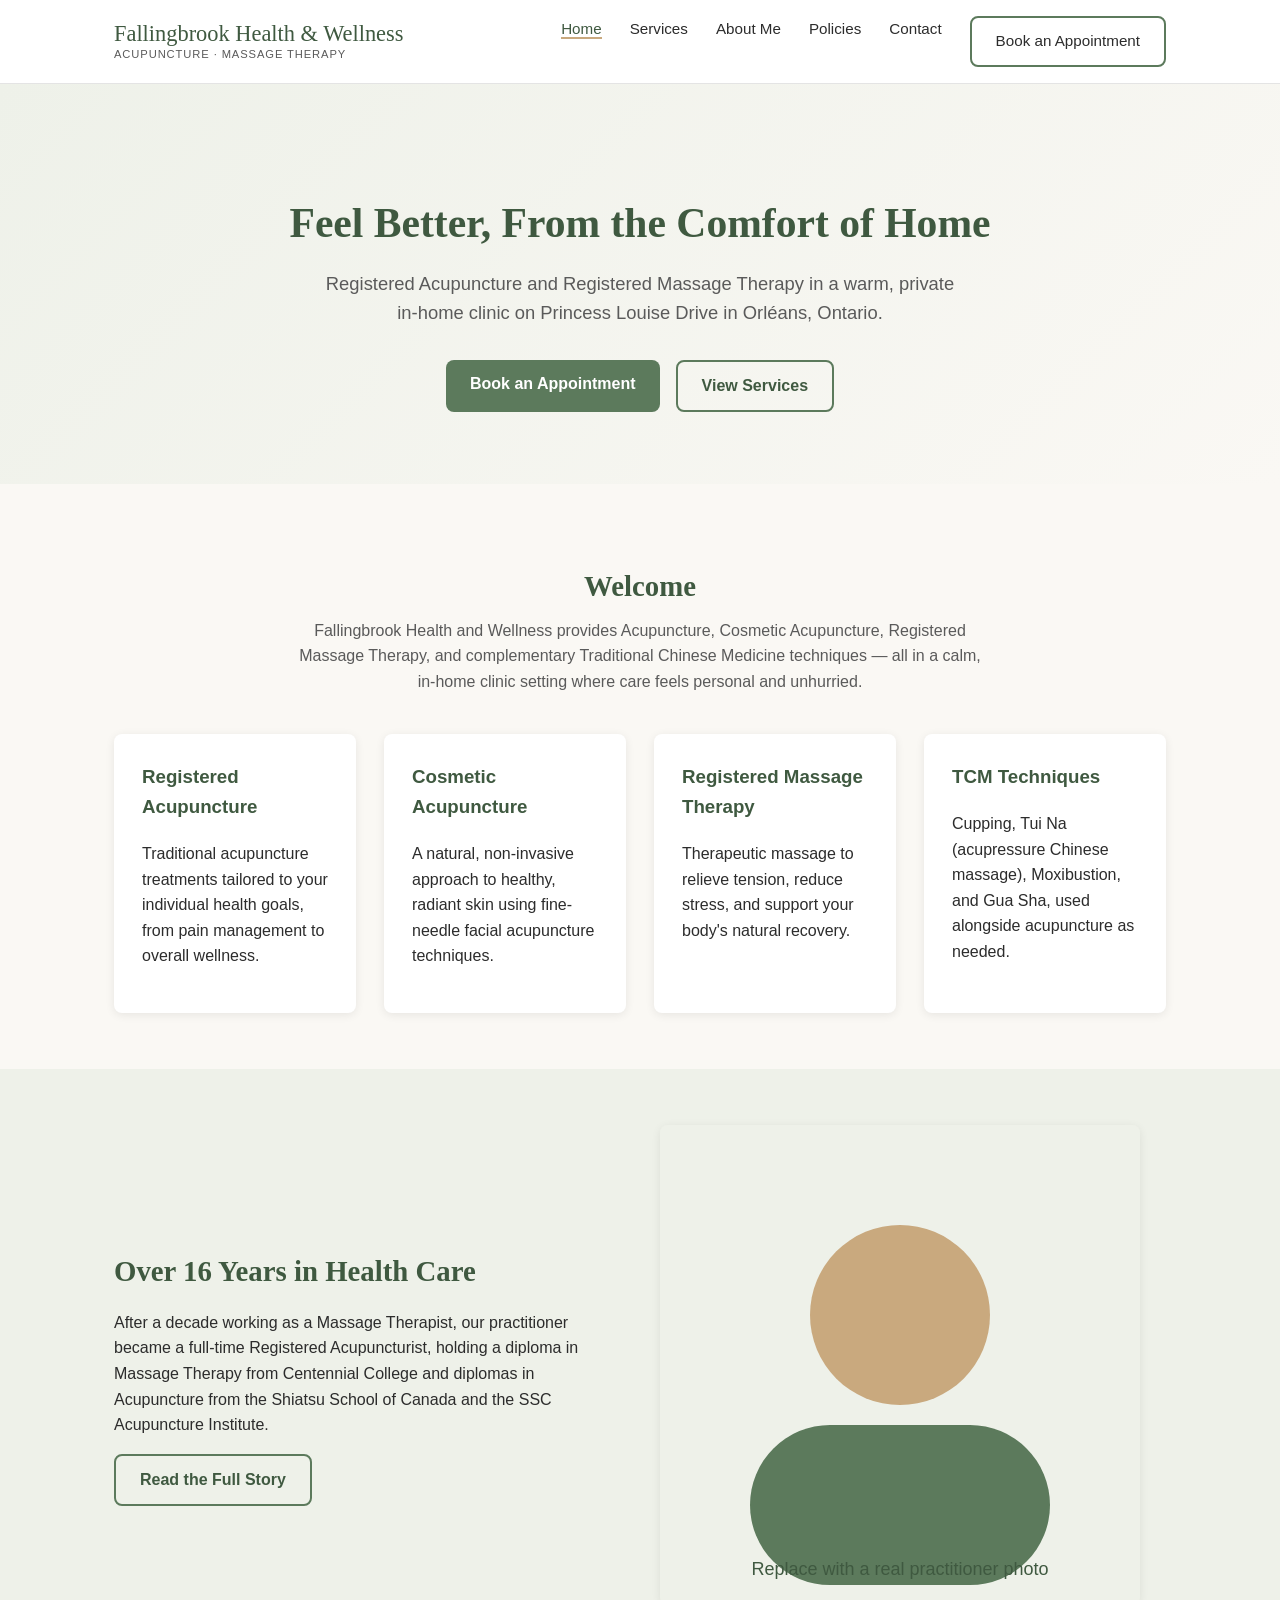
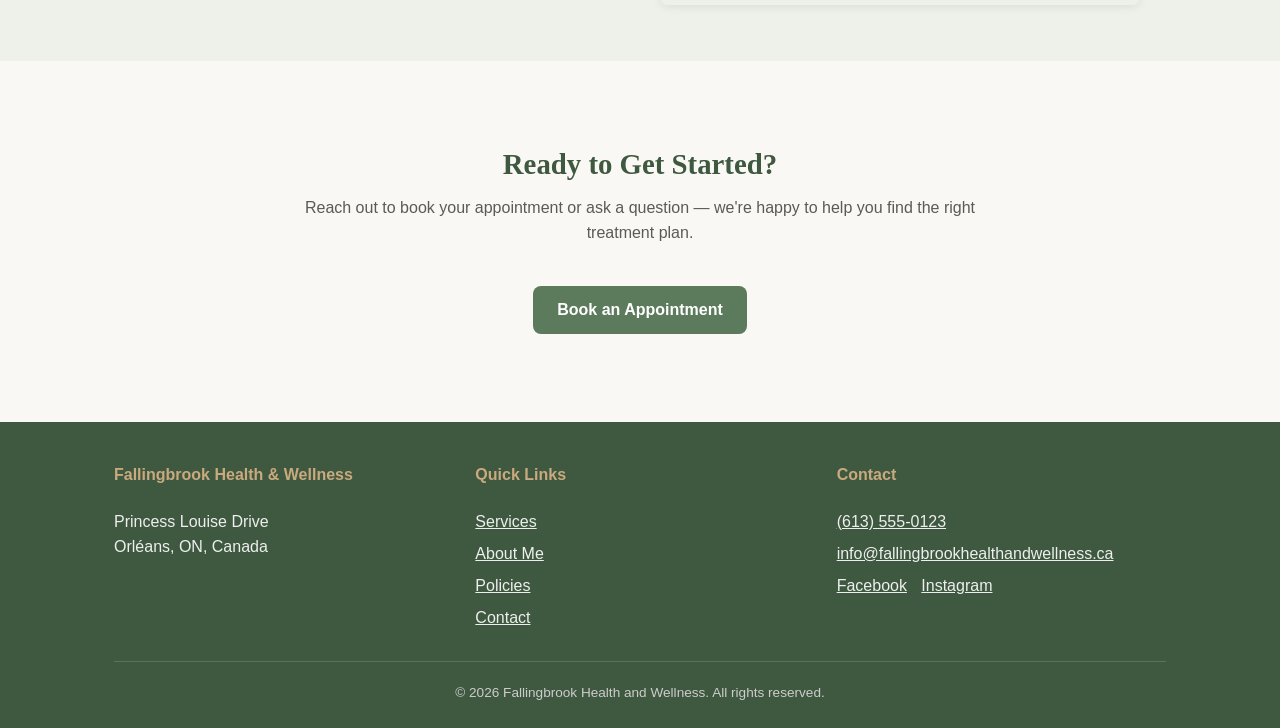
<file: website/index.html>
<!DOCTYPE html>
<html lang="en">
<head>
  <meta charset="UTF-8" />
  <meta name="viewport" content="width=device-width, initial-scale=1.0" />
  <title>Fallingbrook Health and Wellness | Acupuncture &amp; Massage in Orléans, ON</title>
  <meta name="description" content="Fallingbrook Health and Wellness offers Registered Acupuncture, Cosmetic Acupuncture, and Registered Massage Therapy from a comfortable in-home clinic on Princess Louise Drive in Orléans, Ontario." />
  <link rel="stylesheet" href="css/style.css" />
</head>
<body>

  <header class="site-header">
    <div class="container">
      <a href="index.html" class="site-logo">
        Fallingbrook Health &amp; Wellness
        <small>Acupuncture &middot; Massage Therapy</small>
      </a>
      <button class="nav-toggle" aria-label="Toggle navigation" aria-expanded="false">&#9776;</button>
      <nav class="main-nav">
        <ul>
          <li><a href="index.html" aria-current="page">Home</a></li>
          <li><a href="services.html">Services</a></li>
          <li><a href="about.html">About Me</a></li>
          <li><a href="policies.html">Policies</a></li>
          <li><a href="contact.html">Contact</a></li>
          <li><a href="contact.html#book" class="btn btn-outline">Book an Appointment</a></li>
        </ul>
      </nav>
    </div>
  </header>

  <main>
    <section class="hero">
      <div class="container">
        <h1>Feel Better, From the Comfort of Home</h1>
        <p class="subhead">
          Registered Acupuncture and Registered Massage Therapy in a warm,
          private in-home clinic on Princess Louise Drive in Orléans, Ontario.
        </p>
        <div class="cta-group">
          <a href="contact.html#book" class="btn">Book an Appointment</a>
          <a href="services.html" class="btn btn-outline">View Services</a>
        </div>
      </div>
    </section>

    <section>
      <div class="container">
        <h2 class="section-title">Welcome</h2>
        <p class="section-lead">
          Fallingbrook Health and Wellness provides Acupuncture, Cosmetic
          Acupuncture, Registered Massage Therapy, and complementary
          Traditional Chinese Medicine techniques &mdash; all in a calm,
          in-home clinic setting where care feels personal and unhurried.
        </p>
        <div class="grid">
          <div class="card">
            <h3>Registered Acupuncture</h3>
            <p>
              Traditional acupuncture treatments tailored to your individual
              health goals, from pain management to overall wellness.
            </p>
          </div>
          <div class="card">
            <h3>Cosmetic Acupuncture</h3>
            <p>
              A natural, non-invasive approach to healthy, radiant skin using
              fine-needle facial acupuncture techniques.
            </p>
          </div>
          <div class="card">
            <h3>Registered Massage Therapy</h3>
            <p>
              Therapeutic massage to relieve tension, reduce stress, and
              support your body's natural recovery.
            </p>
          </div>
          <div class="card">
            <h3>TCM Techniques</h3>
            <p>
              Cupping, Tui Na (acupressure Chinese massage), Moxibustion, and
              Gua Sha, used alongside acupuncture as needed.
            </p>
          </div>
        </div>
      </div>
    </section>

    <section class="alt">
      <div class="container two-col">
        <div>
          <h2 class="section-title" style="text-align:left">
            Over 16 Years in Health Care
          </h2>
          <p>
            After a decade working as a Massage Therapist, our practitioner
            became a full-time Registered Acupuncturist, holding a diploma in
            Massage Therapy from Centennial College and diplomas in
            Acupuncture from the Shiatsu School of Canada and the SSC
            Acupuncture Institute.
          </p>
          <a href="about.html" class="btn btn-outline">Read the Full Story</a>
        </div>
        <div>
          <img src="assets/images/placeholder-practitioner.svg" alt="Portrait of the practitioner at Fallingbrook Health and Wellness" />
        </div>
      </div>
    </section>

    <section>
      <div class="container" style="text-align:center">
        <h2 class="section-title">Ready to Get Started?</h2>
        <p class="section-lead">
          Reach out to book your appointment or ask a question &mdash; we're
          happy to help you find the right treatment plan.
        </p>
        <a href="contact.html#book" class="btn">Book an Appointment</a>
      </div>
    </section>
  </main>

  <footer class="site-footer">
    <div class="container">
      <div class="footer-grid">
        <div>
          <h4>Fallingbrook Health &amp; Wellness</h4>
          <p>
            Princess Louise Drive<br />
            Orléans, ON, Canada<br />
            <!-- TODO: confirm exact street number / unit for public display -->
          </p>
        </div>
        <div>
          <h4>Quick Links</h4>
          <ul>
            <li><a href="services.html">Services</a></li>
            <li><a href="about.html">About Me</a></li>
            <li><a href="policies.html">Policies</a></li>
            <li><a href="contact.html">Contact</a></li>
          </ul>
        </div>
        <div>
          <h4>Contact</h4>
          <ul>
            <!-- TODO: replace with real phone number -->
            <li><a href="tel:+16135550123">(613) 555-0123</a></li>
            <!-- TODO: replace with real email address -->
            <li><a href="mailto:info@fallingbrookhealthandwellness.ca">info@fallingbrookhealthandwellness.ca</a></li>
          </ul>
          <div class="social-links">
            <!-- TODO: link to real social profiles -->
            <a href="#" aria-label="Facebook">Facebook</a>
            <a href="#" aria-label="Instagram">Instagram</a>
          </div>
        </div>
      </div>
      <div class="footer-bottom">
        &copy; <span id="current-year"></span> Fallingbrook Health and Wellness. All rights reserved.
      </div>
    </div>
  </footer>

  <script src="js/main.js"></script>
</body>
</html>
</file>
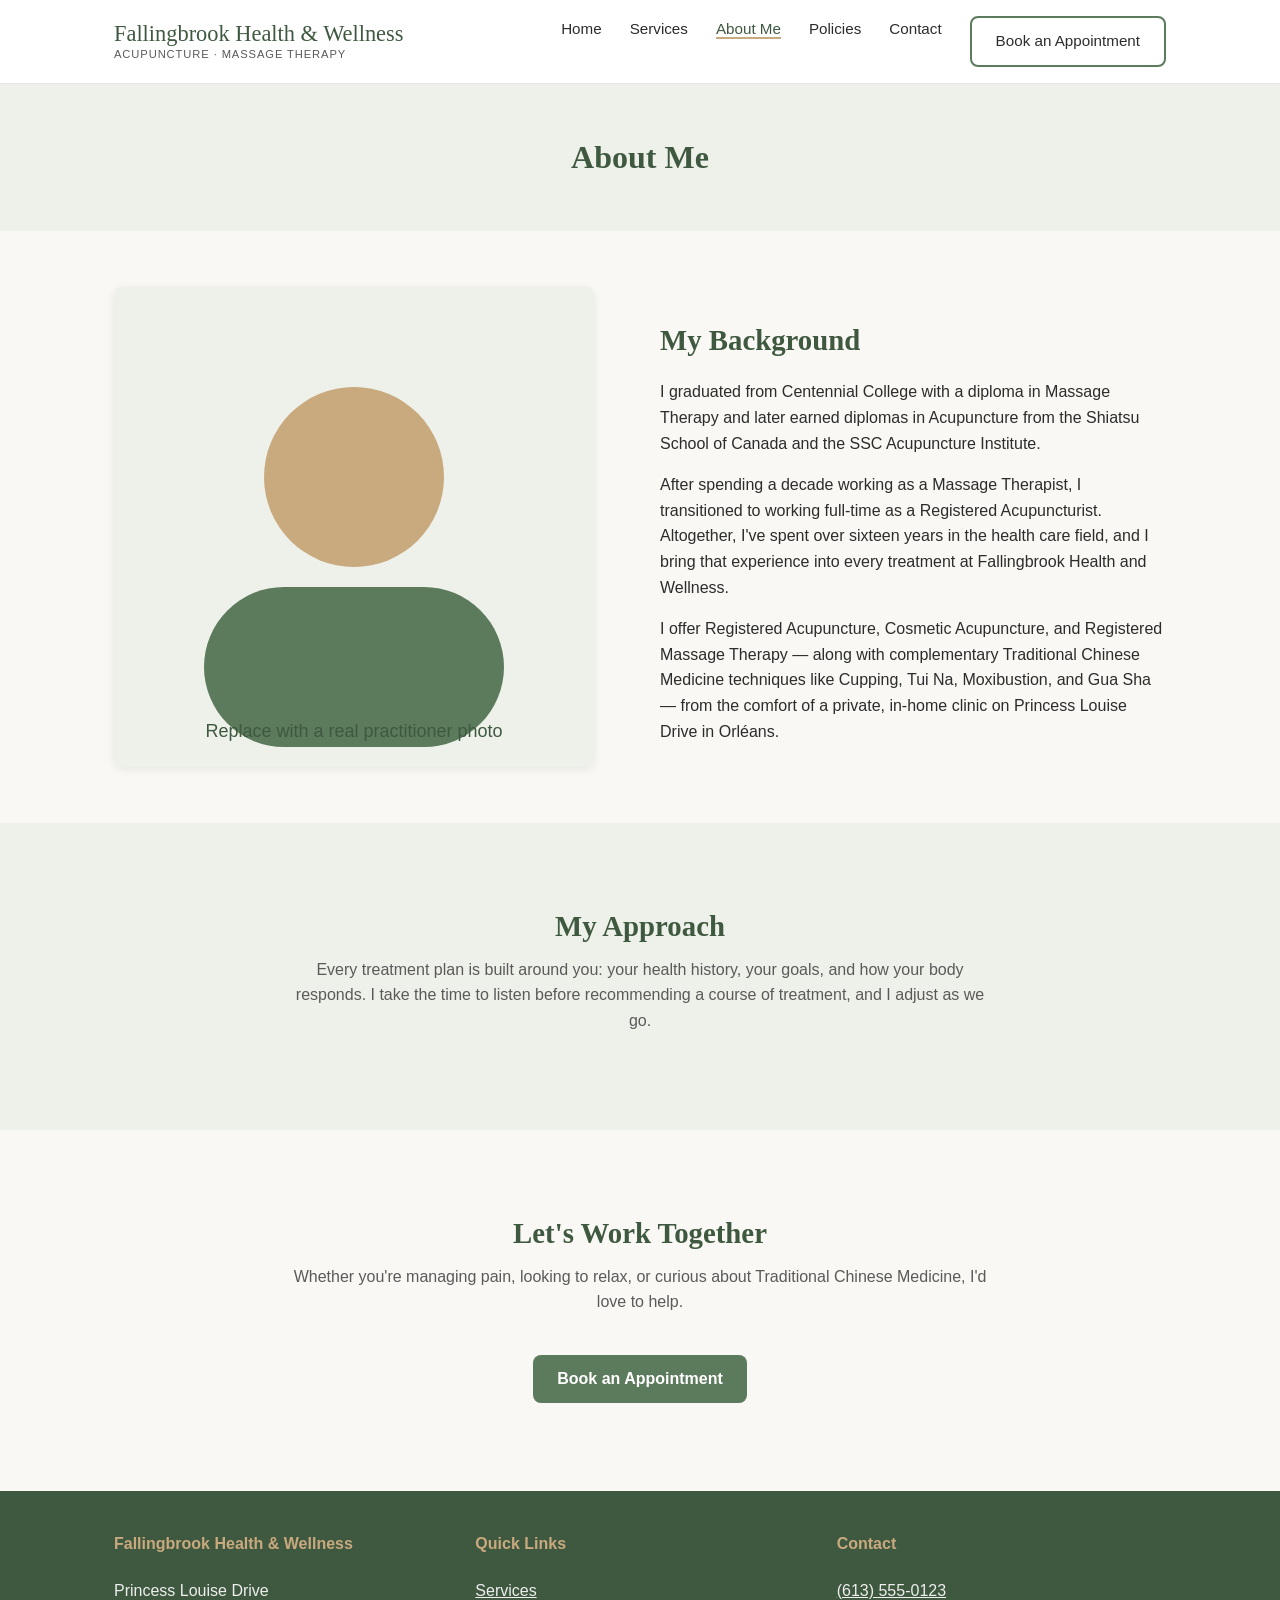
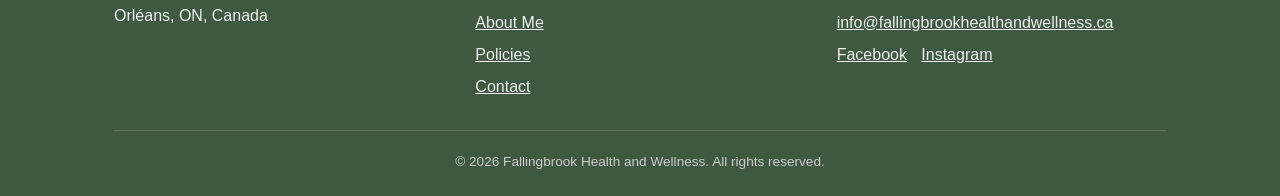
<file: website/about.html>
<!DOCTYPE html>
<html lang="en">
<head>
  <meta charset="UTF-8" />
  <meta name="viewport" content="width=device-width, initial-scale=1.0" />
  <title>About Me | Fallingbrook Health and Wellness</title>
  <meta name="description" content="Meet the Registered Acupuncturist and Massage Therapist behind Fallingbrook Health and Wellness in Orléans, ON." />
  <link rel="stylesheet" href="css/style.css" />
</head>
<body>

  <header class="site-header">
    <div class="container">
      <a href="index.html" class="site-logo">
        Fallingbrook Health &amp; Wellness
        <small>Acupuncture &middot; Massage Therapy</small>
      </a>
      <button class="nav-toggle" aria-label="Toggle navigation" aria-expanded="false">&#9776;</button>
      <nav class="main-nav">
        <ul>
          <li><a href="index.html">Home</a></li>
          <li><a href="services.html">Services</a></li>
          <li><a href="about.html" aria-current="page">About Me</a></li>
          <li><a href="policies.html">Policies</a></li>
          <li><a href="contact.html">Contact</a></li>
          <li><a href="contact.html#book" class="btn btn-outline">Book an Appointment</a></li>
        </ul>
      </nav>
    </div>
  </header>

  <main>
    <div class="page-header">
      <div class="container">
        <h1>About Me</h1>
      </div>
    </div>

    <section>
      <div class="container two-col">
        <div>
          <img src="assets/images/placeholder-practitioner.svg" alt="Portrait of the practitioner at Fallingbrook Health and Wellness" />
        </div>
        <div>
          <h2 class="section-title" style="text-align:left">My Background</h2>
          <p>
            I graduated from Centennial College with a diploma in Massage
            Therapy and later earned diplomas in Acupuncture from the
            Shiatsu School of Canada and the SSC Acupuncture Institute.
          </p>
          <p>
            After spending a decade working as a Massage Therapist, I
            transitioned to working full-time as a Registered Acupuncturist.
            Altogether, I've spent over sixteen years in the health care
            field, and I bring that experience into every treatment at
            Fallingbrook Health and Wellness.
          </p>
          <p>
            I offer Registered Acupuncture, Cosmetic Acupuncture, and
            Registered Massage Therapy &mdash; along with complementary
            Traditional Chinese Medicine techniques like Cupping, Tui Na,
            Moxibustion, and Gua Sha &mdash; from the comfort of a private,
            in-home clinic on Princess Louise Drive in Orléans.
          </p>
        </div>
      </div>
    </section>

    <section class="alt">
      <div class="container">
        <h2 class="section-title">My Approach</h2>
        <p class="section-lead">
          Every treatment plan is built around you: your health history,
          your goals, and how your body responds. I take the time to listen
          before recommending a course of treatment, and I adjust as we go.
          <!-- TODO: replace with the practitioner's own words / mission statement -->
        </p>
      </div>
    </section>

    <section style="text-align:center">
      <div class="container">
        <h2 class="section-title">Let's Work Together</h2>
        <p class="section-lead">
          Whether you're managing pain, looking to relax, or curious about
          Traditional Chinese Medicine, I'd love to help.
        </p>
        <a href="contact.html#book" class="btn">Book an Appointment</a>
      </div>
    </section>
  </main>

  <footer class="site-footer">
    <div class="container">
      <div class="footer-grid">
        <div>
          <h4>Fallingbrook Health &amp; Wellness</h4>
          <p>
            Princess Louise Drive<br />
            Orléans, ON, Canada
          </p>
        </div>
        <div>
          <h4>Quick Links</h4>
          <ul>
            <li><a href="services.html">Services</a></li>
            <li><a href="about.html">About Me</a></li>
            <li><a href="policies.html">Policies</a></li>
            <li><a href="contact.html">Contact</a></li>
          </ul>
        </div>
        <div>
          <h4>Contact</h4>
          <ul>
            <li><a href="tel:+16135550123">(613) 555-0123</a></li>
            <li><a href="mailto:info@fallingbrookhealthandwellness.ca">info@fallingbrookhealthandwellness.ca</a></li>
          </ul>
          <div class="social-links">
            <a href="#" aria-label="Facebook">Facebook</a>
            <a href="#" aria-label="Instagram">Instagram</a>
          </div>
        </div>
      </div>
      <div class="footer-bottom">
        &copy; <span id="current-year"></span> Fallingbrook Health and Wellness. All rights reserved.
      </div>
    </div>
  </footer>

  <script src="js/main.js"></script>
</body>
</html>
</file>
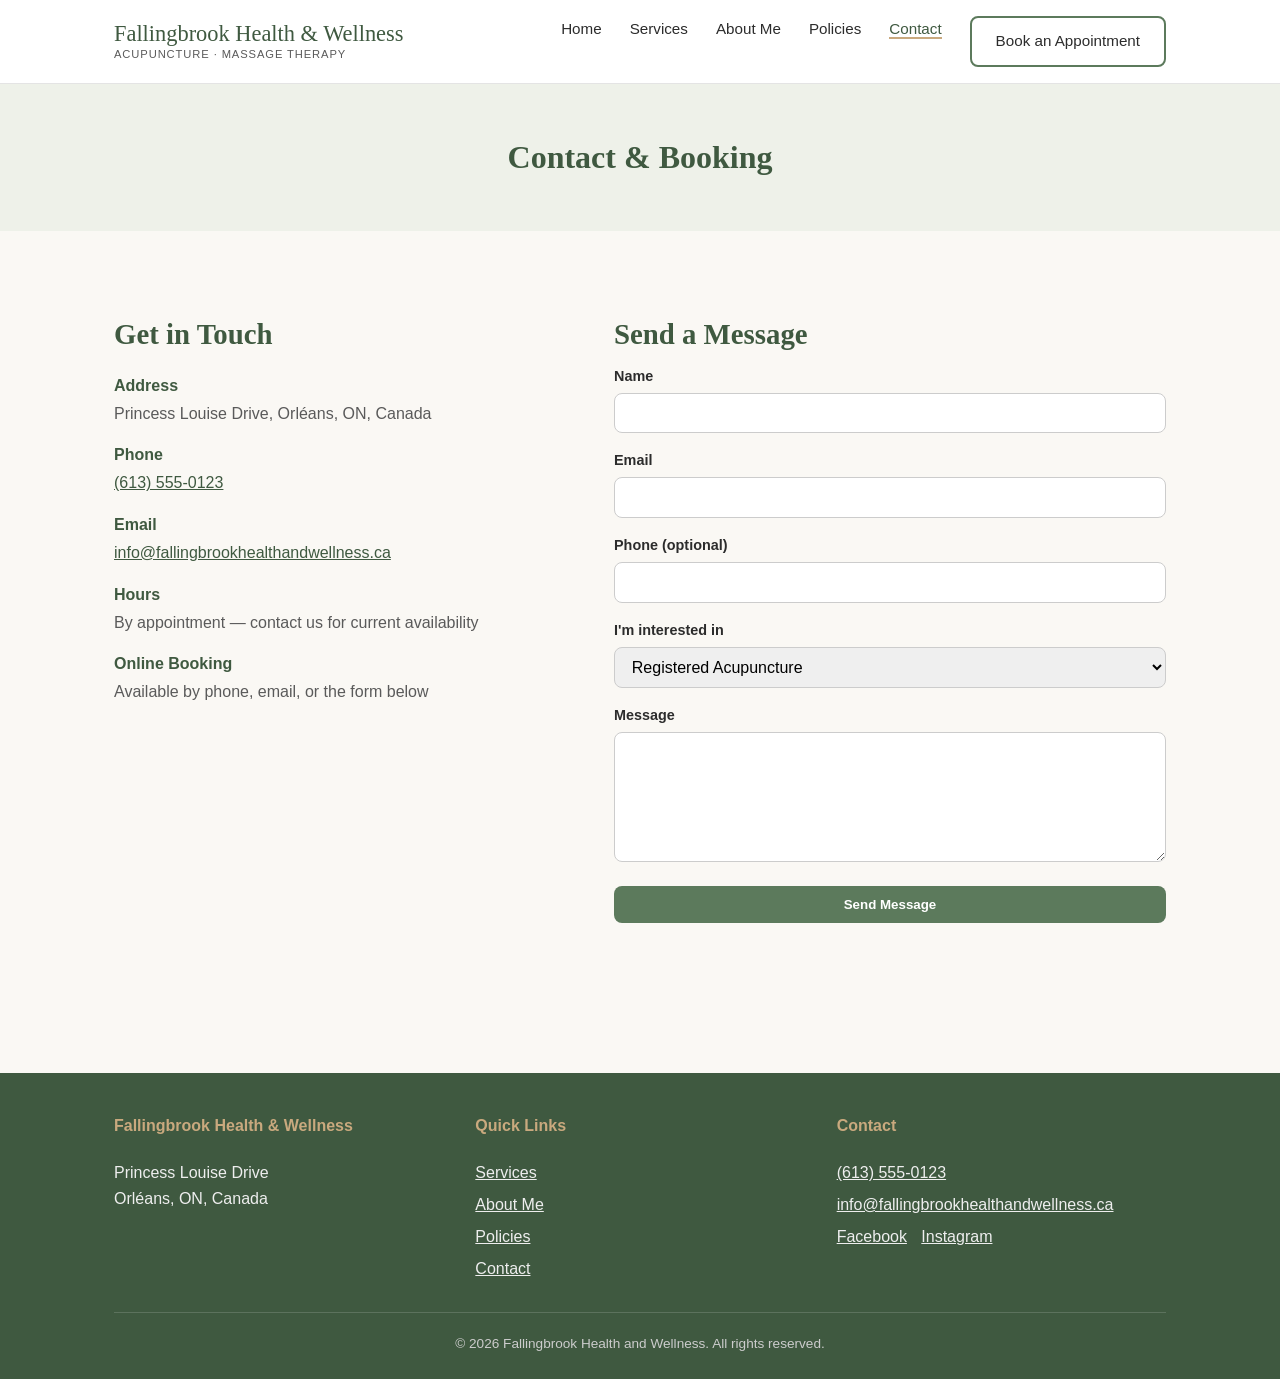
<file: website/contact.html>
<!DOCTYPE html>
<html lang="en">
<head>
  <meta charset="UTF-8" />
  <meta name="viewport" content="width=device-width, initial-scale=1.0" />
  <title>Contact &amp; Booking | Fallingbrook Health and Wellness</title>
  <meta name="description" content="Contact Fallingbrook Health and Wellness or book an Acupuncture or Registered Massage Therapy appointment in Orléans, ON." />
  <link rel="stylesheet" href="css/style.css" />
</head>
<body>

  <header class="site-header">
    <div class="container">
      <a href="index.html" class="site-logo">
        Fallingbrook Health &amp; Wellness
        <small>Acupuncture &middot; Massage Therapy</small>
      </a>
      <button class="nav-toggle" aria-label="Toggle navigation" aria-expanded="false">&#9776;</button>
      <nav class="main-nav">
        <ul>
          <li><a href="index.html">Home</a></li>
          <li><a href="services.html">Services</a></li>
          <li><a href="about.html">About Me</a></li>
          <li><a href="policies.html">Policies</a></li>
          <li><a href="contact.html" aria-current="page">Contact</a></li>
          <li><a href="contact.html#book" class="btn btn-outline">Book an Appointment</a></li>
        </ul>
      </nav>
    </div>
  </header>

  <main>
    <div class="page-header">
      <div class="container">
        <h1>Contact &amp; Booking</h1>
      </div>
    </div>

    <section id="book">
      <div class="container contact-grid">
        <div>
          <h2 class="section-title" style="text-align:left">Get in Touch</h2>
          <dl class="contact-details">
            <dt>Address</dt>
            <!-- TODO: confirm exact street number / unit for public display -->
            <dd>Princess Louise Drive, Orléans, ON, Canada</dd>

            <dt>Phone</dt>
            <!-- TODO: replace with real phone number -->
            <dd><a href="tel:+16135550123">(613) 555-0123</a></dd>

            <dt>Email</dt>
            <!-- TODO: replace with real email address -->
            <dd><a href="mailto:info@fallingbrookhealthandwellness.ca">info@fallingbrookhealthandwellness.ca</a></dd>

            <dt>Hours</dt>
            <!-- TODO: replace with real hours of operation -->
            <dd>By appointment &mdash; contact us for current availability</dd>

            <dt>Online Booking</dt>
            <!-- TODO: add a direct link to your online booking system, if you use one -->
            <dd>Available by phone, email, or the form below</dd>
          </dl>
        </div>

        <div>
          <h2 class="section-title" style="text-align:left">Send a Message</h2>
          <form class="contact-form" novalidate>
            <div>
              <label for="name">Name</label>
              <input type="text" id="name" name="name" required />
            </div>
            <div>
              <label for="email">Email</label>
              <input type="email" id="email" name="email" required />
            </div>
            <div>
              <label for="phone">Phone (optional)</label>
              <input type="tel" id="phone" name="phone" />
            </div>
            <div>
              <label for="service">I'm interested in</label>
              <select id="service" name="service">
                <option value="acupuncture">Registered Acupuncture</option>
                <option value="cosmetic-acupuncture">Cosmetic Acupuncture</option>
                <option value="massage">Registered Massage Therapy</option>
                <option value="other">Something else</option>
              </select>
            </div>
            <div>
              <label for="message">Message</label>
              <textarea id="message" name="message" required></textarea>
            </div>
            <button type="submit" class="btn">Send Message</button>
            <p class="form-status" role="status"></p>
          </form>
        </div>
      </div>
    </section>
  </main>

  <footer class="site-footer">
    <div class="container">
      <div class="footer-grid">
        <div>
          <h4>Fallingbrook Health &amp; Wellness</h4>
          <p>
            Princess Louise Drive<br />
            Orléans, ON, Canada
          </p>
        </div>
        <div>
          <h4>Quick Links</h4>
          <ul>
            <li><a href="services.html">Services</a></li>
            <li><a href="about.html">About Me</a></li>
            <li><a href="policies.html">Policies</a></li>
            <li><a href="contact.html">Contact</a></li>
          </ul>
        </div>
        <div>
          <h4>Contact</h4>
          <ul>
            <li><a href="tel:+16135550123">(613) 555-0123</a></li>
            <li><a href="mailto:info@fallingbrookhealthandwellness.ca">info@fallingbrookhealthandwellness.ca</a></li>
          </ul>
          <div class="social-links">
            <a href="#" aria-label="Facebook">Facebook</a>
            <a href="#" aria-label="Instagram">Instagram</a>
          </div>
        </div>
      </div>
      <div class="footer-bottom">
        &copy; <span id="current-year"></span> Fallingbrook Health and Wellness. All rights reserved.
      </div>
    </div>
  </footer>

  <script src="js/main.js"></script>
</body>
</html>
</file>
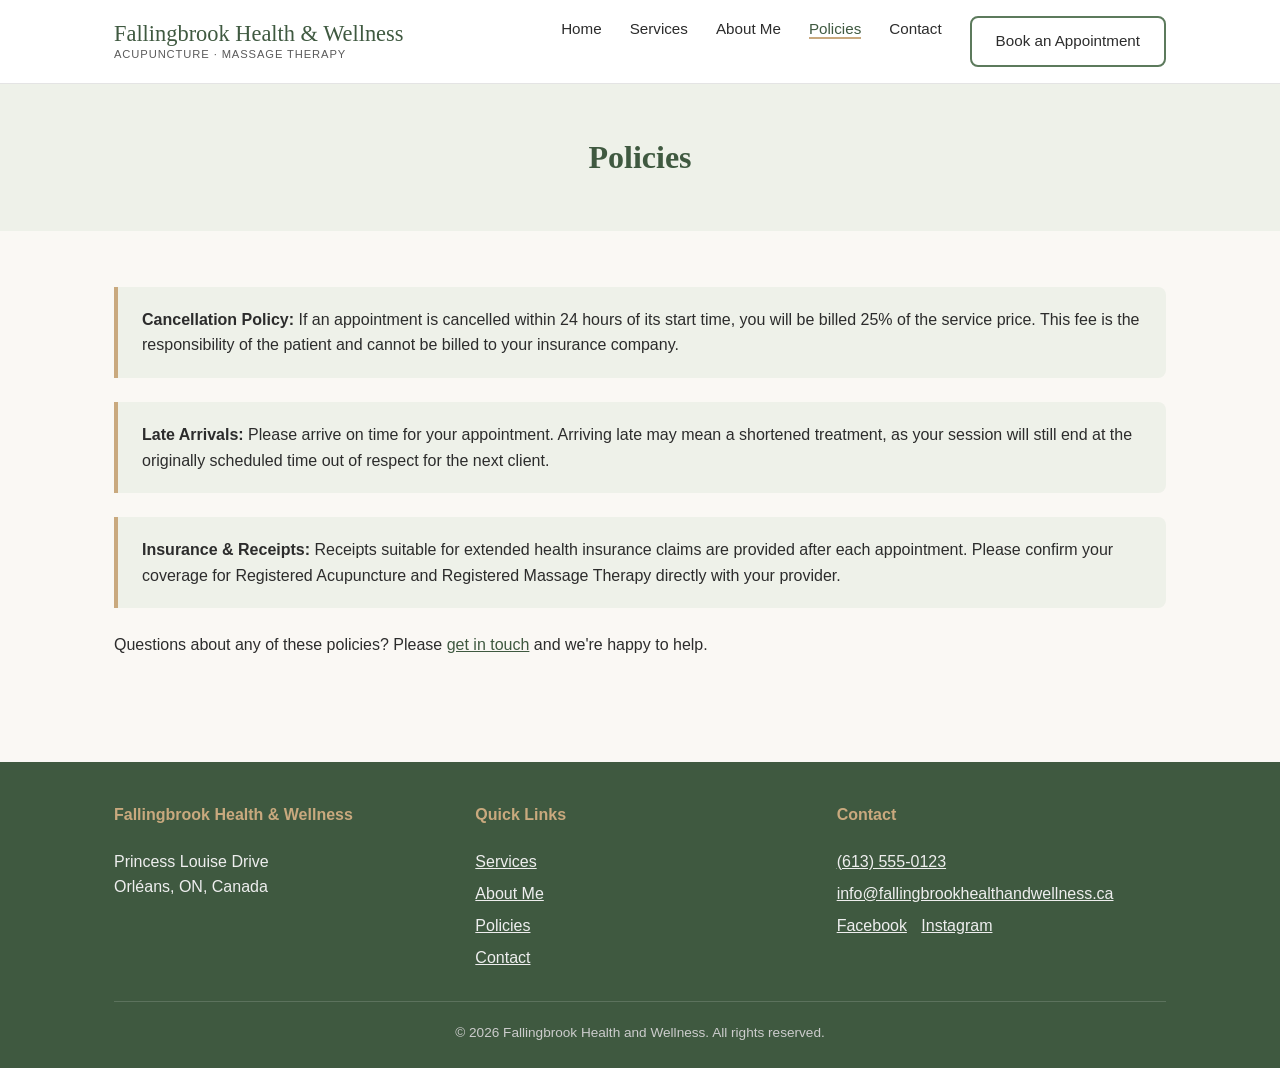
<file: website/policies.html>
<!DOCTYPE html>
<html lang="en">
<head>
  <meta charset="UTF-8" />
  <meta name="viewport" content="width=device-width, initial-scale=1.0" />
  <title>Policies | Fallingbrook Health and Wellness</title>
  <meta name="description" content="Cancellation, late arrival, and insurance policies for Fallingbrook Health and Wellness in Orléans, ON." />
  <link rel="stylesheet" href="css/style.css" />
</head>
<body>

  <header class="site-header">
    <div class="container">
      <a href="index.html" class="site-logo">
        Fallingbrook Health &amp; Wellness
        <small>Acupuncture &middot; Massage Therapy</small>
      </a>
      <button class="nav-toggle" aria-label="Toggle navigation" aria-expanded="false">&#9776;</button>
      <nav class="main-nav">
        <ul>
          <li><a href="index.html">Home</a></li>
          <li><a href="services.html">Services</a></li>
          <li><a href="about.html">About Me</a></li>
          <li><a href="policies.html" aria-current="page">Policies</a></li>
          <li><a href="contact.html">Contact</a></li>
          <li><a href="contact.html#book" class="btn btn-outline">Book an Appointment</a></li>
        </ul>
      </nav>
    </div>
  </header>

  <main>
    <div class="page-header">
      <div class="container">
        <h1>Policies</h1>
      </div>
    </div>

    <section>
      <div class="container">
        <div class="notice">
          <strong>Cancellation Policy:</strong> If an appointment is
          cancelled within 24 hours of its start time, you will be billed
          25% of the service price. This fee is the responsibility of the
          patient and cannot be billed to your insurance company.
        </div>

        <div class="notice">
          <strong>Late Arrivals:</strong> Please arrive on time for your
          appointment. Arriving late may mean a shortened treatment, as your
          session will still end at the originally scheduled time out of
          respect for the next client.
          <!-- TODO: confirm exact late-arrival wording/policy -->
        </div>

        <div class="notice">
          <strong>Insurance &amp; Receipts:</strong> Receipts suitable for
          extended health insurance claims are provided after each
          appointment. Please confirm your coverage for Registered
          Acupuncture and Registered Massage Therapy directly with your
          provider.
          <!-- TODO: confirm exact insurance/receipt wording -->
        </div>

        <p>
          Questions about any of these policies? Please
          <a href="contact.html">get in touch</a> and we're happy to help.
        </p>
      </div>
    </section>
  </main>

  <footer class="site-footer">
    <div class="container">
      <div class="footer-grid">
        <div>
          <h4>Fallingbrook Health &amp; Wellness</h4>
          <p>
            Princess Louise Drive<br />
            Orléans, ON, Canada
          </p>
        </div>
        <div>
          <h4>Quick Links</h4>
          <ul>
            <li><a href="services.html">Services</a></li>
            <li><a href="about.html">About Me</a></li>
            <li><a href="policies.html">Policies</a></li>
            <li><a href="contact.html">Contact</a></li>
          </ul>
        </div>
        <div>
          <h4>Contact</h4>
          <ul>
            <li><a href="tel:+16135550123">(613) 555-0123</a></li>
            <li><a href="mailto:info@fallingbrookhealthandwellness.ca">info@fallingbrookhealthandwellness.ca</a></li>
          </ul>
          <div class="social-links">
            <a href="#" aria-label="Facebook">Facebook</a>
            <a href="#" aria-label="Instagram">Instagram</a>
          </div>
        </div>
      </div>
      <div class="footer-bottom">
        &copy; <span id="current-year"></span> Fallingbrook Health and Wellness. All rights reserved.
      </div>
    </div>
  </footer>

  <script src="js/main.js"></script>
</body>
</html>
</file>
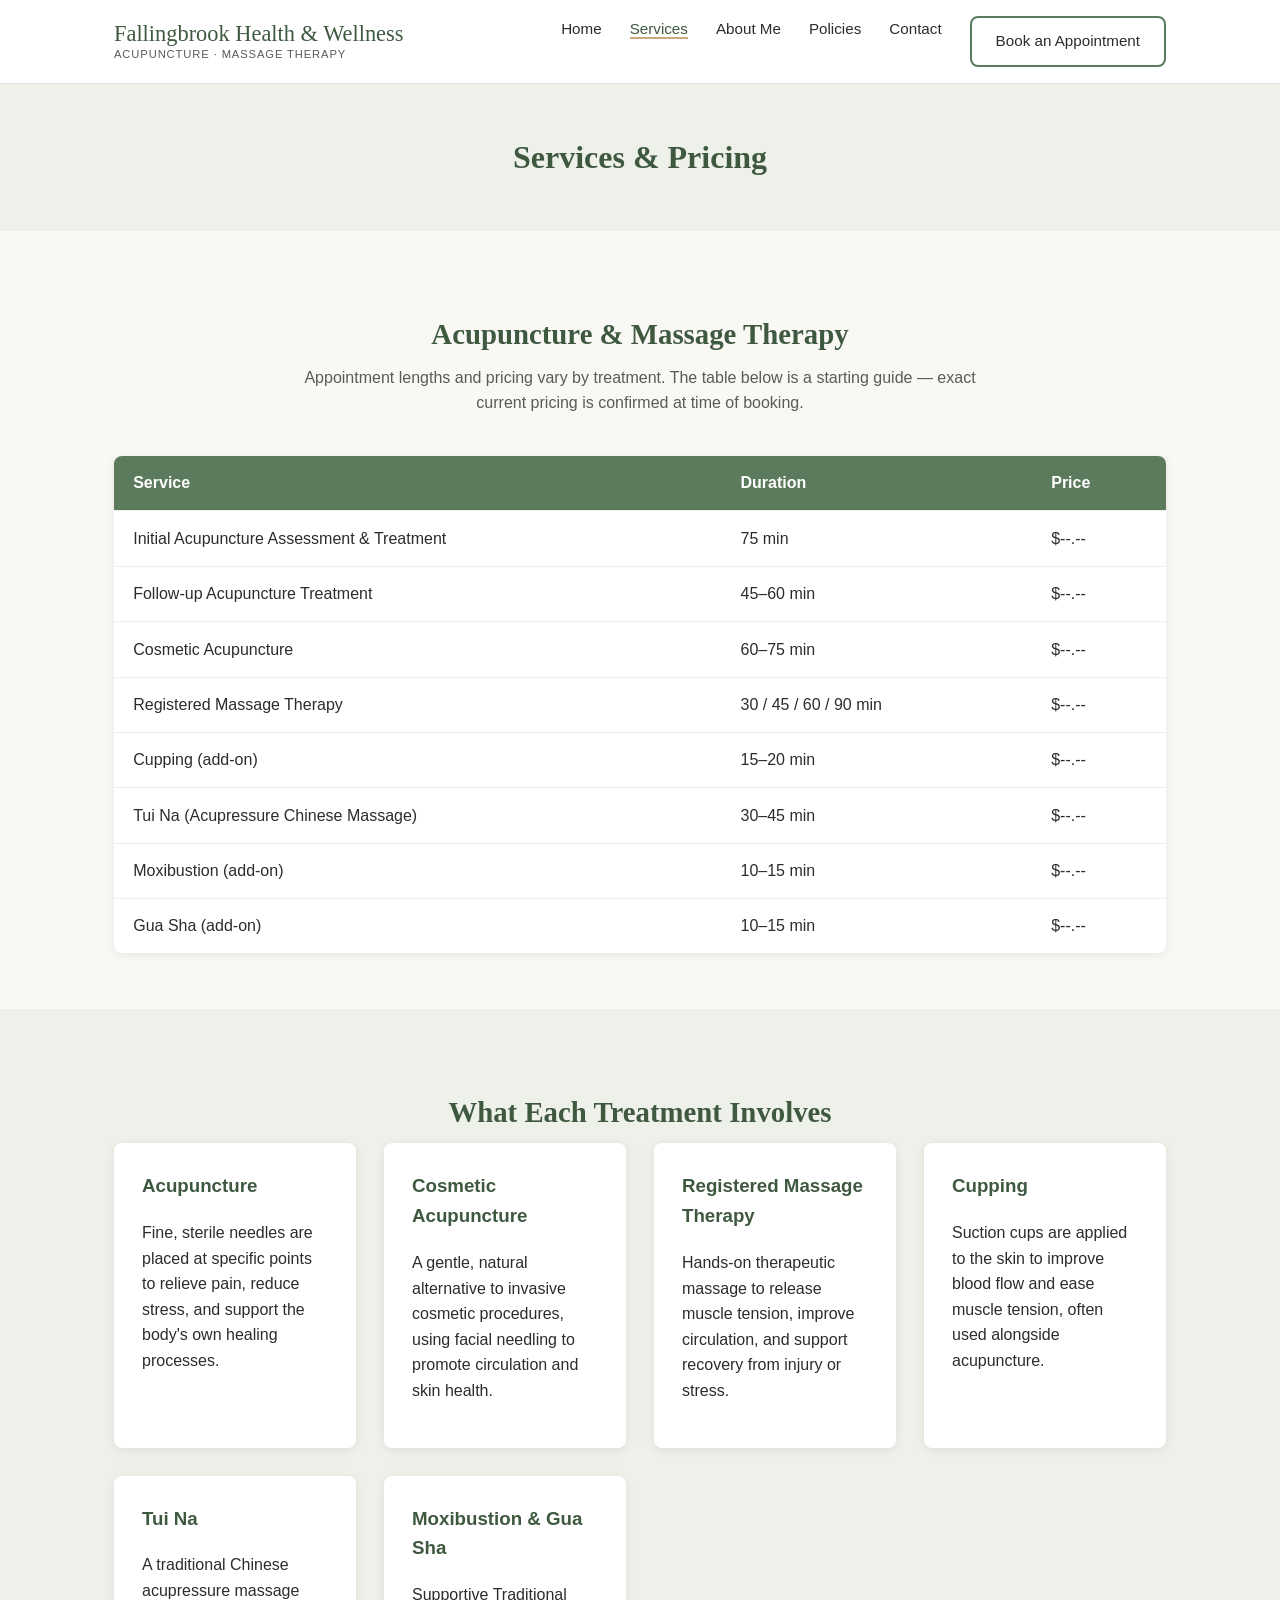
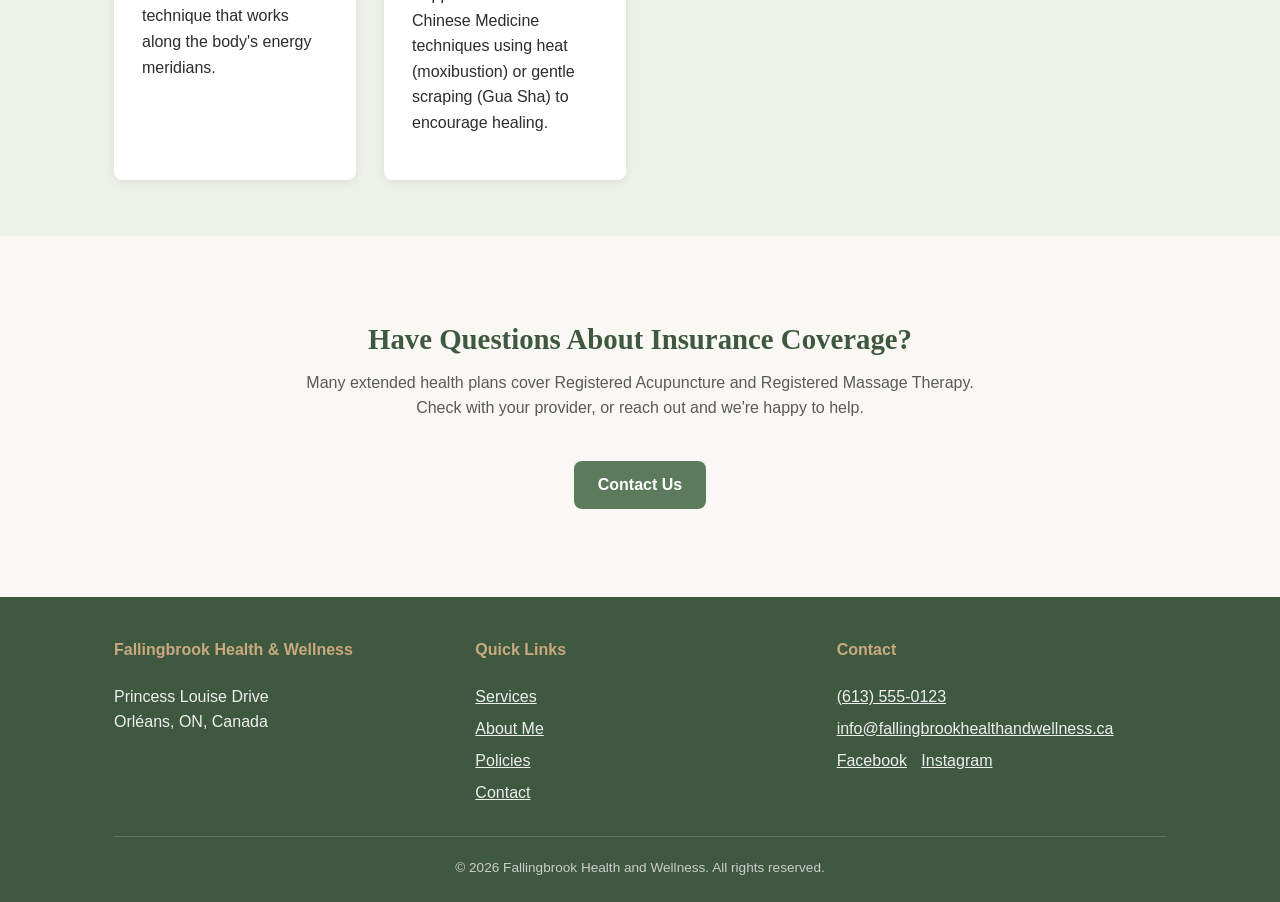
<file: website/services.html>
<!DOCTYPE html>
<html lang="en">
<head>
  <meta charset="UTF-8" />
  <meta name="viewport" content="width=device-width, initial-scale=1.0" />
  <title>Services | Fallingbrook Health and Wellness</title>
  <meta name="description" content="Acupuncture, Cosmetic Acupuncture, Registered Massage Therapy, Cupping, Tui Na, Moxibustion, and Gua Sha at Fallingbrook Health and Wellness in Orléans, ON." />
  <link rel="stylesheet" href="css/style.css" />
</head>
<body>

  <header class="site-header">
    <div class="container">
      <a href="index.html" class="site-logo">
        Fallingbrook Health &amp; Wellness
        <small>Acupuncture &middot; Massage Therapy</small>
      </a>
      <button class="nav-toggle" aria-label="Toggle navigation" aria-expanded="false">&#9776;</button>
      <nav class="main-nav">
        <ul>
          <li><a href="index.html">Home</a></li>
          <li><a href="services.html" aria-current="page">Services</a></li>
          <li><a href="about.html">About Me</a></li>
          <li><a href="policies.html">Policies</a></li>
          <li><a href="contact.html">Contact</a></li>
          <li><a href="contact.html#book" class="btn btn-outline">Book an Appointment</a></li>
        </ul>
      </nav>
    </div>
  </header>

  <main>
    <div class="page-header">
      <div class="container">
        <h1>Services &amp; Pricing</h1>
      </div>
    </div>

    <section>
      <div class="container">
        <h2 class="section-title">Acupuncture &amp; Massage Therapy</h2>
        <p class="section-lead">
          Appointment lengths and pricing vary by treatment. The table below
          is a starting guide &mdash; exact current pricing is confirmed at
          time of booking.
          <!-- TODO: replace placeholder prices/durations with your current rate sheet -->
        </p>

        <table class="pricing-table">
          <thead>
            <tr>
              <th>Service</th>
              <th>Duration</th>
              <th>Price</th>
            </tr>
          </thead>
          <tbody>
            <tr>
              <td>Initial Acupuncture Assessment &amp; Treatment</td>
              <td>75 min</td>
              <td>$--.--</td>
            </tr>
            <tr>
              <td>Follow-up Acupuncture Treatment</td>
              <td>45&ndash;60 min</td>
              <td>$--.--</td>
            </tr>
            <tr>
              <td>Cosmetic Acupuncture</td>
              <td>60&ndash;75 min</td>
              <td>$--.--</td>
            </tr>
            <tr>
              <td>Registered Massage Therapy</td>
              <td>30 / 45 / 60 / 90 min</td>
              <td>$--.--</td>
            </tr>
            <tr>
              <td>Cupping (add-on)</td>
              <td>15&ndash;20 min</td>
              <td>$--.--</td>
            </tr>
            <tr>
              <td>Tui Na (Acupressure Chinese Massage)</td>
              <td>30&ndash;45 min</td>
              <td>$--.--</td>
            </tr>
            <tr>
              <td>Moxibustion (add-on)</td>
              <td>10&ndash;15 min</td>
              <td>$--.--</td>
            </tr>
            <tr>
              <td>Gua Sha (add-on)</td>
              <td>10&ndash;15 min</td>
              <td>$--.--</td>
            </tr>
          </tbody>
        </table>
      </div>
    </section>

    <section class="alt">
      <div class="container">
        <h2 class="section-title">What Each Treatment Involves</h2>
        <div class="grid">
          <div class="card">
            <h3>Acupuncture</h3>
            <p>
              Fine, sterile needles are placed at specific points to relieve
              pain, reduce stress, and support the body's own healing
              processes.
            </p>
          </div>
          <div class="card">
            <h3>Cosmetic Acupuncture</h3>
            <p>
              A gentle, natural alternative to invasive cosmetic procedures,
              using facial needling to promote circulation and skin health.
            </p>
          </div>
          <div class="card">
            <h3>Registered Massage Therapy</h3>
            <p>
              Hands-on therapeutic massage to release muscle tension, improve
              circulation, and support recovery from injury or stress.
            </p>
          </div>
          <div class="card">
            <h3>Cupping</h3>
            <p>
              Suction cups are applied to the skin to improve blood flow and
              ease muscle tension, often used alongside acupuncture.
            </p>
          </div>
          <div class="card">
            <h3>Tui Na</h3>
            <p>
              A traditional Chinese acupressure massage technique that works
              along the body's energy meridians.
            </p>
          </div>
          <div class="card">
            <h3>Moxibustion &amp; Gua Sha</h3>
            <p>
              Supportive Traditional Chinese Medicine techniques using heat
              (moxibustion) or gentle scraping (Gua Sha) to encourage healing.
            </p>
          </div>
        </div>
      </div>
    </section>

    <section style="text-align:center">
      <div class="container">
        <h2 class="section-title">Have Questions About Insurance Coverage?</h2>
        <p class="section-lead">
          Many extended health plans cover Registered Acupuncture and
          Registered Massage Therapy. Check with your provider, or reach out
          and we're happy to help.
        </p>
        <a href="contact.html" class="btn">Contact Us</a>
      </div>
    </section>
  </main>

  <footer class="site-footer">
    <div class="container">
      <div class="footer-grid">
        <div>
          <h4>Fallingbrook Health &amp; Wellness</h4>
          <p>
            Princess Louise Drive<br />
            Orléans, ON, Canada
          </p>
        </div>
        <div>
          <h4>Quick Links</h4>
          <ul>
            <li><a href="services.html">Services</a></li>
            <li><a href="about.html">About Me</a></li>
            <li><a href="policies.html">Policies</a></li>
            <li><a href="contact.html">Contact</a></li>
          </ul>
        </div>
        <div>
          <h4>Contact</h4>
          <ul>
            <li><a href="tel:+16135550123">(613) 555-0123</a></li>
            <li><a href="mailto:info@fallingbrookhealthandwellness.ca">info@fallingbrookhealthandwellness.ca</a></li>
          </ul>
          <div class="social-links">
            <a href="#" aria-label="Facebook">Facebook</a>
            <a href="#" aria-label="Instagram">Instagram</a>
          </div>
        </div>
      </div>
      <div class="footer-bottom">
        &copy; <span id="current-year"></span> Fallingbrook Health and Wellness. All rights reserved.
      </div>
    </div>
  </footer>

  <script src="js/main.js"></script>
</body>
</html>
</file>
<file: website/css/style.css>
/* ==========================================================================
   Fallingbrook Health and Wellness — site stylesheet
   Palette: sage green / cream, calm & clinical-but-warm
   ========================================================================== */

:root {
  --color-primary: #5c7a5c;
  --color-primary-dark: #3f5940;
  --color-accent: #c9a97e;
  --color-bg: #faf8f4;
  --color-bg-alt: #eef1e9;
  --color-text: #2c2c2c;
  --color-text-muted: #5a5a5a;
  --color-white: #ffffff;
  --font-heading: Georgia, "Times New Roman", serif;
  --font-body: "Helvetica Neue", Arial, sans-serif;
  --max-width: 1100px;
  --radius: 8px;
  --shadow: 0 2px 10px rgba(0, 0, 0, 0.08);
}

* {
  box-sizing: border-box;
}

html {
  scroll-behavior: smooth;
}

body {
  margin: 0;
  font-family: var(--font-body);
  color: var(--color-text);
  background: var(--color-bg);
  line-height: 1.6;
}

img {
  max-width: 100%;
  display: block;
}

a {
  color: var(--color-primary-dark);
}

.container {
  max-width: var(--max-width);
  margin: 0 auto;
  padding: 0 1.5rem;
}

/* ---------- Header / Nav ---------- */

.site-header {
  background: var(--color-white);
  border-bottom: 1px solid #e4e4e4;
  position: sticky;
  top: 0;
  z-index: 100;
}

.site-header .container {
  display: flex;
  align-items: center;
  justify-content: space-between;
  padding-top: 1rem;
  padding-bottom: 1rem;
}

.site-logo {
  font-family: var(--font-heading);
  font-size: 1.4rem;
  color: var(--color-primary-dark);
  text-decoration: none;
  line-height: 1.2;
}

.site-logo small {
  display: block;
  font-family: var(--font-body);
  font-size: 0.7rem;
  letter-spacing: 0.08em;
  text-transform: uppercase;
  color: var(--color-text-muted);
}

.nav-toggle {
  display: none;
  background: none;
  border: none;
  font-size: 1.6rem;
  cursor: pointer;
  color: var(--color-primary-dark);
}

.main-nav ul {
  list-style: none;
  display: flex;
  gap: 1.75rem;
  margin: 0;
  padding: 0;
}

.main-nav a {
  text-decoration: none;
  color: var(--color-text);
  font-weight: 500;
  font-size: 0.95rem;
}

.main-nav a:hover,
.main-nav a[aria-current="page"] {
  color: var(--color-primary-dark);
  border-bottom: 2px solid var(--color-accent);
}

.btn {
  display: inline-block;
  padding: 0.7rem 1.5rem;
  border-radius: var(--radius);
  background: var(--color-primary);
  color: var(--color-white);
  text-decoration: none;
  font-weight: 600;
  border: none;
  cursor: pointer;
  transition: background 0.2s ease;
}

.btn:hover {
  background: var(--color-primary-dark);
  color: var(--color-white);
}

.btn-outline {
  background: transparent;
  border: 2px solid var(--color-primary);
  color: var(--color-primary-dark);
}

.btn-outline:hover {
  background: var(--color-primary);
  color: var(--color-white);
}

/* ---------- Hero ---------- */

.hero {
  background: linear-gradient(135deg, var(--color-bg-alt), var(--color-bg));
  padding: 4.5rem 0;
  text-align: center;
}

.hero h1 {
  font-family: var(--font-heading);
  font-size: 2.6rem;
  color: var(--color-primary-dark);
  margin-bottom: 0.75rem;
}

.hero p.subhead {
  font-size: 1.15rem;
  color: var(--color-text-muted);
  max-width: 640px;
  margin: 0 auto 2rem;
}

.hero .cta-group {
  display: flex;
  gap: 1rem;
  justify-content: center;
  flex-wrap: wrap;
}

/* ---------- Page header (non-home pages) ---------- */

.page-header {
  background: var(--color-bg-alt);
  padding: 3rem 0;
  text-align: center;
}

.page-header h1 {
  font-family: var(--font-heading);
  color: var(--color-primary-dark);
  margin: 0;
}

/* ---------- Sections ---------- */

section {
  padding: 3.5rem 0;
}

section.alt {
  background: var(--color-bg-alt);
}

.section-title {
  font-family: var(--font-heading);
  color: var(--color-primary-dark);
  font-size: 1.8rem;
  margin-bottom: 0.5rem;
  text-align: center;
}

.section-lead {
  text-align: center;
  color: var(--color-text-muted);
  max-width: 700px;
  margin: 0 auto 2.5rem;
}

/* ---------- Cards / grid ---------- */

.grid {
  display: grid;
  gap: 1.75rem;
  grid-template-columns: repeat(auto-fit, minmax(240px, 1fr));
}

.card {
  background: var(--color-white);
  border-radius: var(--radius);
  padding: 1.75rem;
  box-shadow: var(--shadow);
}

.card h3 {
  color: var(--color-primary-dark);
  margin-top: 0;
}

/* ---------- Two-column layout (About) ---------- */

.two-col {
  display: grid;
  grid-template-columns: 1fr 1fr;
  gap: 2.5rem;
  align-items: center;
}

.two-col img {
  border-radius: var(--radius);
  box-shadow: var(--shadow);
}

/* ---------- Table (Services pricing) ---------- */

.pricing-table {
  width: 100%;
  border-collapse: collapse;
  background: var(--color-white);
  border-radius: var(--radius);
  overflow: hidden;
  box-shadow: var(--shadow);
}

.pricing-table th,
.pricing-table td {
  text-align: left;
  padding: 0.9rem 1.2rem;
  border-bottom: 1px solid #eee;
}

.pricing-table th {
  background: var(--color-primary);
  color: var(--color-white);
  font-weight: 600;
}

.pricing-table tr:last-child td {
  border-bottom: none;
}

/* ---------- Contact ---------- */

.contact-grid {
  display: grid;
  grid-template-columns: 1fr 1.2fr;
  gap: 2.5rem;
}

.contact-details dt {
  font-weight: 600;
  color: var(--color-primary-dark);
  margin-top: 1rem;
}

.contact-details dd {
  margin: 0.15rem 0 0;
  color: var(--color-text-muted);
}

form.contact-form {
  display: grid;
  gap: 1rem;
}

form.contact-form label {
  font-weight: 600;
  font-size: 0.9rem;
  display: block;
  margin-bottom: 0.3rem;
}

form.contact-form input,
form.contact-form textarea,
form.contact-form select {
  width: 100%;
  padding: 0.65rem 0.8rem;
  border: 1px solid #ccc;
  border-radius: var(--radius);
  font-family: inherit;
  font-size: 1rem;
}

form.contact-form textarea {
  min-height: 130px;
  resize: vertical;
}

.form-status {
  font-size: 0.9rem;
  min-height: 1.2em;
}

/* ---------- Notice box (policies) ---------- */

.notice {
  background: var(--color-bg-alt);
  border-left: 4px solid var(--color-accent);
  padding: 1.25rem 1.5rem;
  border-radius: 0 var(--radius) var(--radius) 0;
  margin-bottom: 1.5rem;
}

/* ---------- Footer ---------- */

.site-footer {
  background: var(--color-primary-dark);
  color: #eee;
  padding: 2.5rem 0 1.5rem;
  margin-top: 2rem;
}

.site-footer a {
  color: #eee;
}

.footer-grid {
  display: grid;
  grid-template-columns: repeat(auto-fit, minmax(200px, 1fr));
  gap: 2rem;
  margin-bottom: 1.5rem;
}

.footer-grid h4 {
  margin-top: 0;
  color: var(--color-accent);
}

.footer-grid ul {
  list-style: none;
  padding: 0;
  margin: 0;
}

.footer-grid li {
  margin-bottom: 0.4rem;
}

.social-links {
  display: flex;
  gap: 0.9rem;
}

.footer-bottom {
  text-align: center;
  font-size: 0.85rem;
  color: #ccc;
  border-top: 1px solid rgba(255, 255, 255, 0.15);
  padding-top: 1.25rem;
}

/* ---------- Responsive ---------- */

@media (max-width: 800px) {
  .two-col,
  .contact-grid {
    grid-template-columns: 1fr;
  }
}

@media (max-width: 700px) {
  .nav-toggle {
    display: block;
  }

  .main-nav {
    display: none;
    width: 100%;
  }

  .main-nav.open {
    display: block;
  }

  .site-header .container {
    flex-wrap: wrap;
  }

  .main-nav ul {
    flex-direction: column;
    gap: 0;
    padding-top: 1rem;
    width: 100%;
  }

  .main-nav li {
    border-top: 1px solid #eee;
  }

  .main-nav a {
    display: block;
    padding: 0.85rem 0;
  }

  .hero h1 {
    font-size: 2rem;
  }
}
</file>
